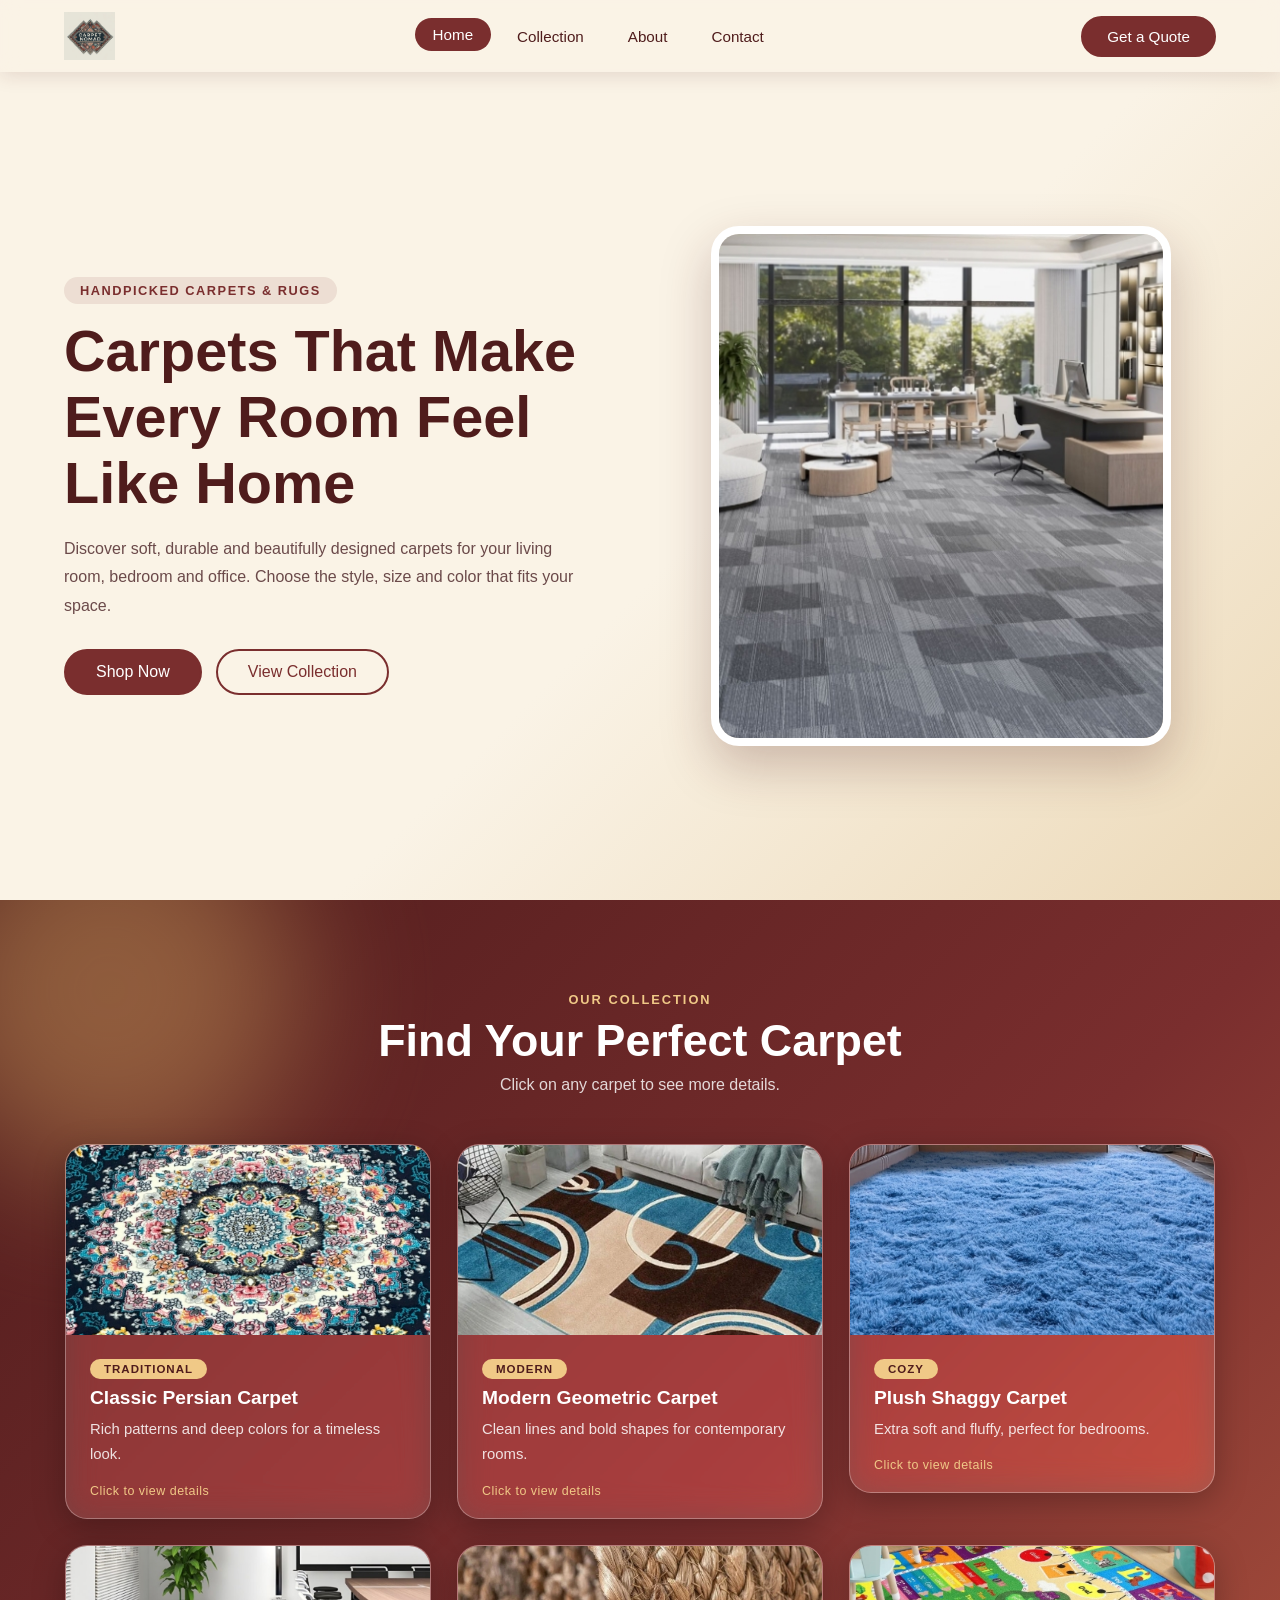
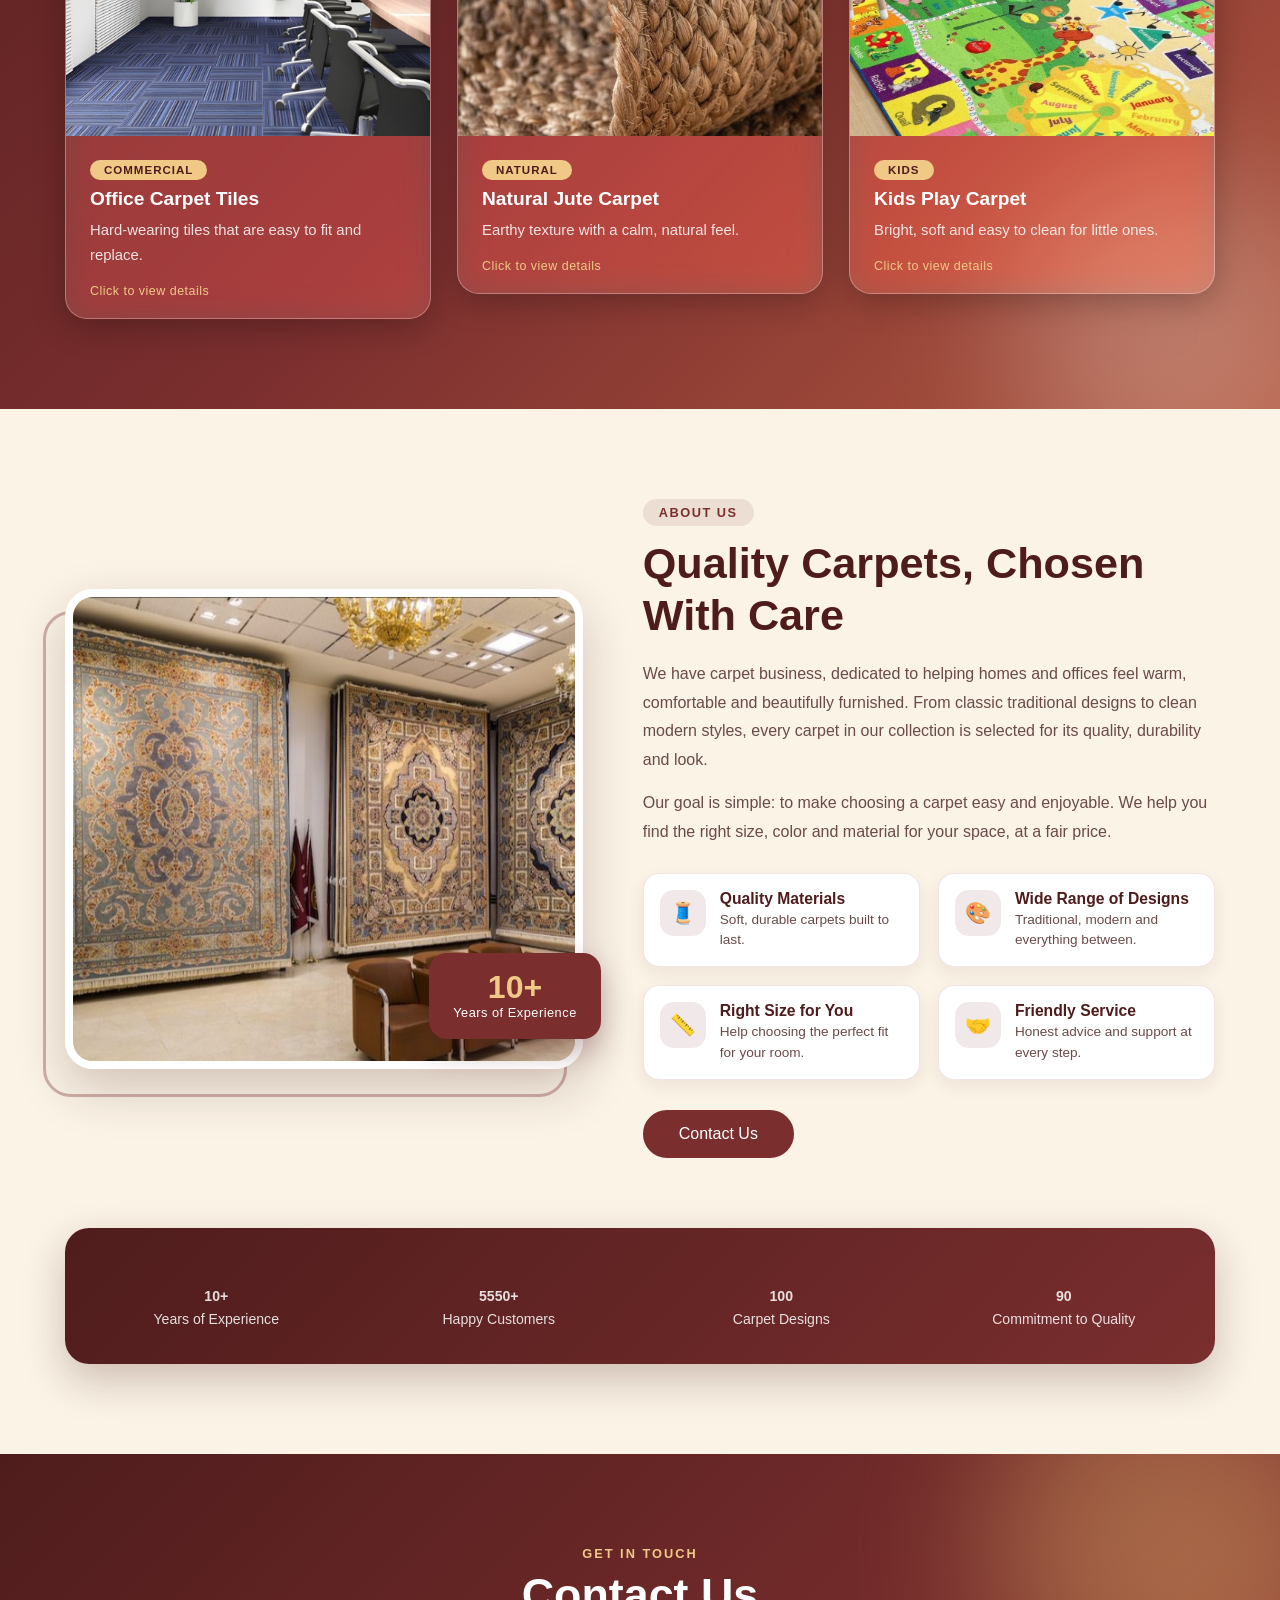
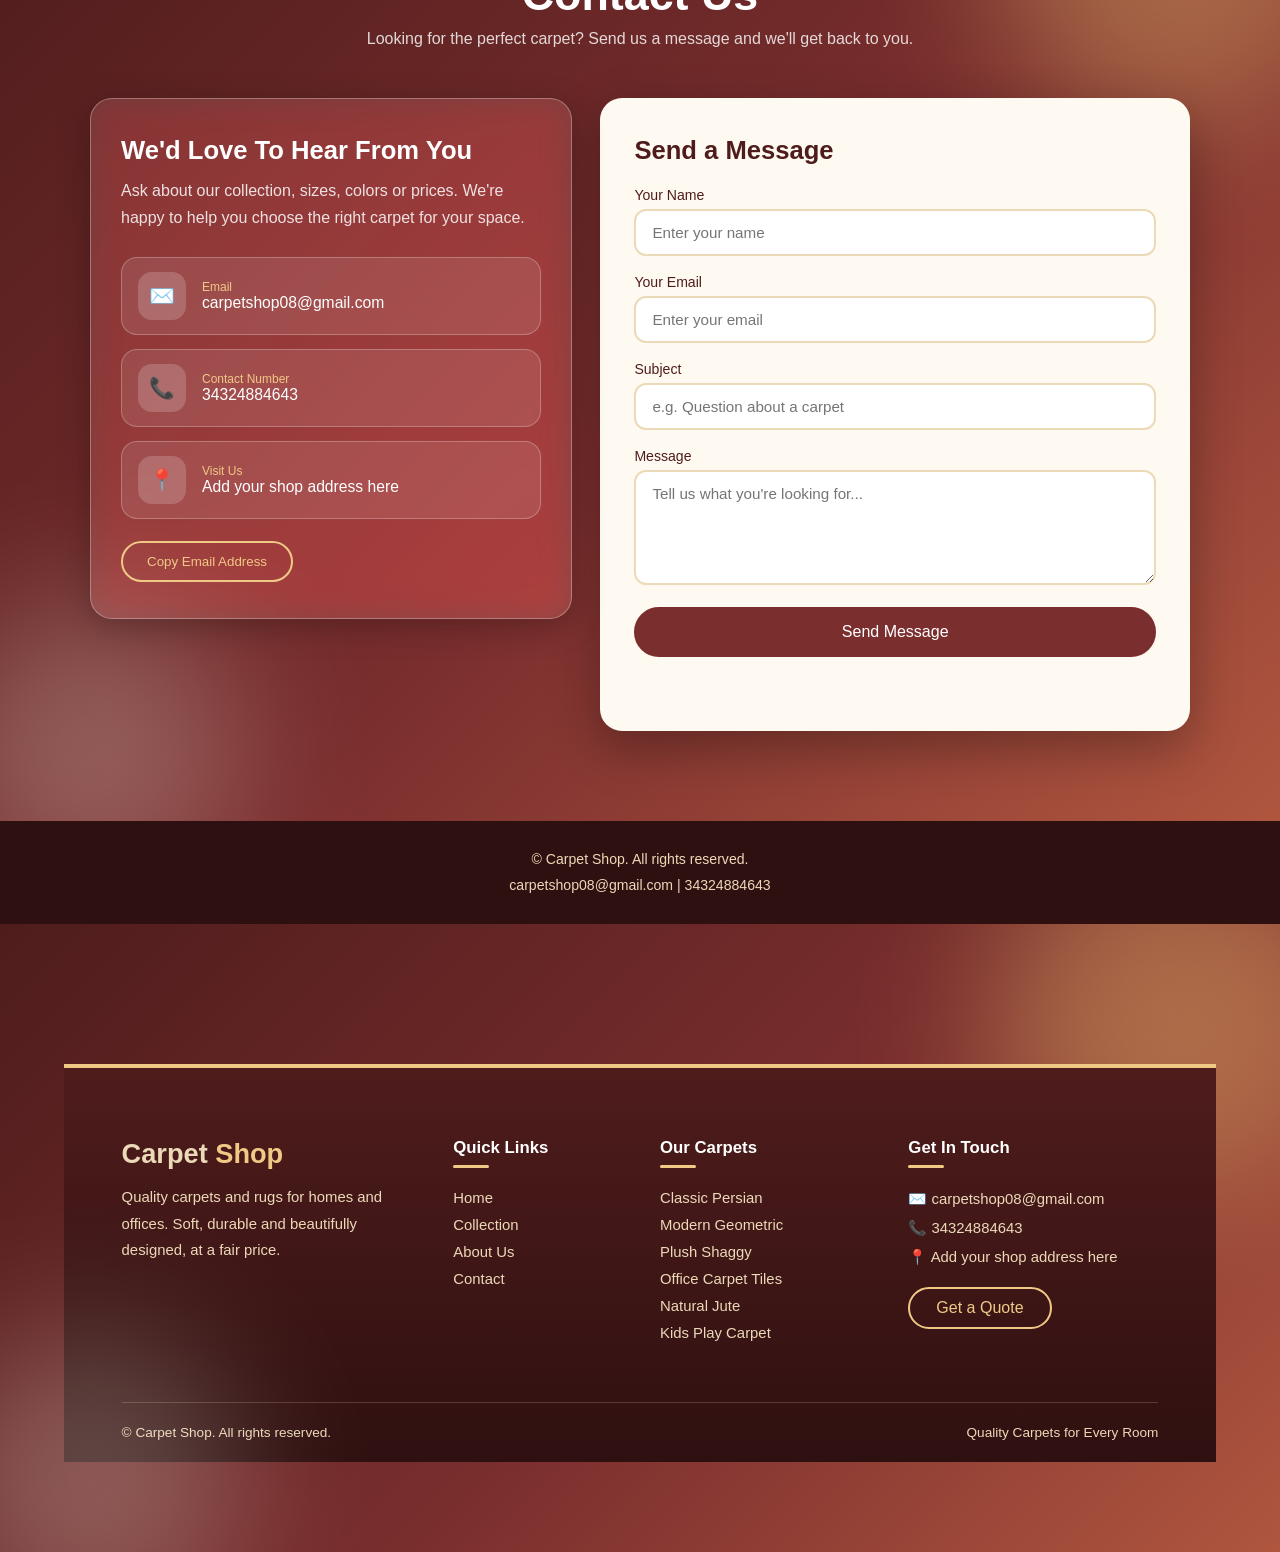
<file: index.html>
<!doctype html>
<html lang="en">
<head>
  <meta charset="UTF-8">
  <meta name="viewport" content="width=device-width, initial-scale=1.0">
  <title>Carpet Shop</title>
  <link rel="stylesheet" href="data.css">
</head>
<body>

  <!-- NAVBAR -->
  <header class="navbar">
    <a href="#home" class="logo">
      <img src="logo.jpeg" alt="Logo">
    </a>

    <nav id="nav">
      <ul class="nav-links">
        <li><a href="#home" class="active">Home</a></li>
        <li><a href="#collection">Collection</a></li>
        <li><a href="#about">About</a></li>
        <li><a href="#contact">Contact</a></li>
      </ul>
    </nav>

    <a href="#contact" class="nav-btn">Get a Quote</a>
    <button class="menu-btn" id="menuBtn" aria-label="Toggle menu">&#9776;</button>
  </header>

  <!-- HERO SECTION -->
  <section class="hero" id="home">
    <div class="hero-text">
      <span class="hero-tag">Handpicked Carpets &amp; Rugs</span>
      <h1>Carpets That Make Every Room Feel Like Home</h1>
      <p>
        Discover soft, durable and beautifully designed carpets for your living room,
        bedroom and office. Choose the style, size and color that fits your space.
      </p>
      <div class="hero-buttons">
        <a href="#collection" class="btn btn-fill">Shop Now</a>
        <a href="#collection" class="btn btn-line">View Collection</a>
      </div>
    </div>

    <div class="hero-image">
      <img src="pictur.jpeg" alt="Beautiful carpet in a living room">
    </div>
  </section>

  <script>
    const menuBtn = document.getElementById("menuBtn");
    const nav = document.getElementById("nav");

    menuBtn.addEventListener("click", () => nav.classList.toggle("open"));

    nav.querySelectorAll("a").forEach(link =>
      link.addEventListener("click", () => nav.classList.remove("open"))
    );
  </script>

  <!-- COLLECTION SECTION -->
<section class="collection" id="collection">
  <div class="col-head">
    <span class="col-tag">Our Collection</span>
    <h2>Find Your Perfect Carpet</h2>
    <p>Click on any carpet to see more details.</p>
  </div>

  <div class="col-grid">

    <div class="col-card" role="button" tabindex="0" aria-expanded="false">
      <div class="col-img">
        <img src="./persian.jpeg" alt="Classic Persian Carpet">
      </div>
      <div class="col-body">
        <span class="col-type">Traditional</span>
        <h3>Classic Persian Carpet</h3>
        <p class="col-short">Rich patterns and deep colors for a timeless look.</p>
        <div class="col-details">
          <ul>
            <li>Material: Soft wool-blend pile</li>
            <li>Sizes: Small, medium and large</li>
            <li>Colors: Maroon, gold, cream</li>
            <li>Best for: Living rooms and guest rooms</li>
          </ul>
          <a href="#contact" class="col-enquire">Enquire Now</a>
        </div>
        <span class="col-hint"><span class="hint-closed">Click to view details</span><span class="hint-open">Click to close</span></span>
      </div>
    </div>

    <div class="col-card" role="button" tabindex="0" aria-expanded="false">
      <div class="col-img">
        <img src="./geomatric.jpeg" alt="Modern Geometric Carpet">
      </div>
      <div class="col-body">
        <span class="col-type">Modern</span>
        <h3>Modern Geometric Carpet</h3>
        <p class="col-short">Clean lines and bold shapes for contemporary rooms.</p>
        <div class="col-details">
          <ul>
            <li>Material: Durable polypropylene</li>
            <li>Sizes: Small, medium and large</li>
            <li>Colors: Grey, beige, charcoal</li>
            <li>Best for: Modern apartments and offices</li>
          </ul>
          <a href="#contact" class="col-enquire">Enquire Now</a>
        </div>
        <span class="col-hint"><span class="hint-closed">Click to view details</span><span class="hint-open">Click to close</span></span>
      </div>
    </div>

    <div class="col-card" role="button" tabindex="0" aria-expanded="false">
      <div class="col-img">
        <img src="./plush shaggy.jpeg" alt="Plush Shaggy Carpet">
      </div>
      <div class="col-body">
        <span class="col-type">Cozy</span>
        <h3>Plush Shaggy Carpet</h3>
        <p class="col-short">Extra soft and fluffy, perfect for bedrooms.</p>
        <div class="col-details">
          <ul>
            <li>Material: Thick, soft microfiber</li>
            <li>Sizes: Round and rectangular</li>
            <li>Colors: Ivory, blush, sand</li>
            <li>Best for: Bedrooms and reading corners</li>
          </ul>
          <a href="#contact" class="col-enquire">Enquire Now</a>
        </div>
        <span class="col-hint"><span class="hint-closed">Click to view details</span><span class="hint-open">Click to close</span></span>
      </div>
    </div>

    <div class="col-card" role="button" tabindex="0" aria-expanded="false">
      <div class="col-img">
        <img src="./office.jpeg" alt="Office Carpet Tiles">
      </div>
      <div class="col-body">
        <span class="col-type">Commercial</span>
        <h3>Office Carpet Tiles</h3>
        <p class="col-short">Hard-wearing tiles that are easy to fit and replace.</p>
        <div class="col-details">
          <ul>
            <li>Material: Dense, stain-resistant fiber</li>
            <li>Format: Square tiles, easy to replace</li>
            <li>Colors: Grey, navy, brown</li>
            <li>Best for: Offices, shops and showrooms</li>
          </ul>
          <a href="#contact" class="col-enquire">Enquire Now</a>
        </div>
        <span class="col-hint"><span class="hint-closed">Click to view details</span><span class="hint-open">Click to close</span></span>
      </div>
    </div>

    <div class="col-card" role="button" tabindex="0" aria-expanded="false">
      <div class="col-img">
        <img src="./natural jute.jpeg" alt="Natural Jute Carpet">
      </div>
      <div class="col-body">
        <span class="col-type">Natural</span>
        <h3>Natural Jute Carpet</h3>
        <p class="col-short">Earthy texture with a calm, natural feel.</p>
        <div class="col-details">
          <ul>
            <li>Material: Woven natural jute</li>
            <li>Sizes: Small, medium and large</li>
            <li>Colors: Natural tan and light brown</li>
            <li>Best for: Dining rooms and hallways</li>
          </ul>
          <a href="#contact" class="col-enquire">Enquire Now</a>
        </div>
        <span class="col-hint"><span class="hint-closed">Click to view details</span><span class="hint-open">Click to close</span></span>
      </div>
    </div>

    <div class="col-card" role="button" tabindex="0" aria-expanded="false">
      <div class="col-img">
        <img src="./kids play.jpeg" alt="Kids Play Carpet">
      </div>
      <div class="col-body">
        <span class="col-type">Kids</span>
        <h3>Kids Play Carpet</h3>
        <p class="col-short">Bright, soft and easy to clean for little ones.</p>
        <div class="col-details">
          <ul>
            <li>Material: Soft, washable fabric</li>
            <li>Sizes: Medium and large play mats</li>
            <li>Colors: Bright multi-color designs</li>
            <li>Best for: Kids' rooms and play areas</li>
          </ul>
          <a href="#contact" class="col-enquire">Enquire Now</a>
        </div>
        <span class="col-hint"><span class="hint-closed">Click to view details</span><span class="hint-open">Click to close</span></span>
      </div>
    </div>

  </div>
    


  </div>
</section>

<!-- ABOUT SECTION -->
<section class="about" id="about">

  <div class="about-wrap">

    <!-- Image side -->
    <div class="about-visual">
      <div class="about-img">
        <img src="./about.jpeg" alt="Our carpet showroom">
      </div>
      <div class="about-badge">
        <strong>10+</strong>
        <span>Years of Experience</span>
      </div>
    </div>

    <!-- Text side -->
    <div class="about-text">
      <span class="about-tag">About Us</span>
      <h2>Quality Carpets, Chosen With Care</h2>
      <p>
        We have carpet business, dedicated to helping homes and offices feel warm,
        comfortable and beautifully furnished. From classic traditional designs to
        clean modern styles, every carpet in our collection is selected for its
        quality, durability and look.
      </p>
      <p>
        Our goal is simple: to make choosing a carpet easy and enjoyable. We help you
        find the right size, color and material for your space, at a fair price.
      </p>

      <ul class="about-points">
        <li>
          <span class="ap-icon">🧵</span>
          <div>
            <h4>Quality Materials</h4>
            <p>Soft, durable carpets built to last.</p>
          </div>
        </li>
        <li>
          <span class="ap-icon">🎨</span>
          <div>
            <h4>Wide Range of Designs</h4>
            <p>Traditional, modern and everything between.</p>
          </div>
        </li>
        <li>
          <span class="ap-icon">📏</span>
          <div>
            <h4>Right Size for You</h4>
            <p>Help choosing the perfect fit for your room.</p>
          </div>
        </li>
        <li>
          <span class="ap-icon">🤝</span>
          <div>
            <h4>Friendly Service</h4>
            <p>Honest advice and support at every step.</p>
          </div>
        </li>
      </ul>

      <a href="#contact" class="about-btn">Contact Us</a>
    </div>
  </div>

  <!-- Stats -->
  <div class="about-stats">
    <div class="stat">
      <strong><span class="count" data-count="9years" data-suffix="+">10+</span></strong>
      <span>Years of Experience</span>
    </div>
    <div class="stat">
      <strong><span class="count" data-count="5550 customers" data-suffix="+">5550+</span></strong>
      <span>Happy Customers</span>
    </div>
    <div class="stat">
      <strong><span class="count" data-count="100" data-suffix="+">100</span></strong>
      <span>Carpet Designs</span>
    </div>
    <div class="stat">
      <strong><span class="count" data-count="100" data-suffix="%">90</span></strong>
      <span>Commitment to Quality</span>
    </div>
  </div>

</section> 

<!-- CONTACT SECTION -->
<section class="ct" id="contact">
  <div class="ct-head">
    <span class="ct-tag">Get In Touch</span>
    <h2>Contact Us</h2>
    <p>Looking for the perfect carpet? Send us a message and we'll get back to you.</p>
  </div>

  <div class="ct-wrap">

    <!-- Contact details -->
    <div class="ct-info">
      <h3>We'd Love To Hear From You</h3>
      <p class="ct-intro">
        Ask about our collection, sizes, colors or prices. We're happy to help you
        choose the right carpet for your space.
      </p>

      <a href="mailto:carpetshop08@gmail.com" class="ct-card">
        <span class="ct-icon">✉️</span>
        <span class="ct-text">
          <small>Email</small>
          <strong>carpetshop08@gmail.com</strong>
        </span>
      </a>

      <a href="tel:34324884643" class="ct-card">
        <span class="ct-icon">📞</span>
        <span class="ct-text">
          <small>Contact Number</small>
          <strong>34324884643</strong>
        </span>
      </a>

      <div class="ct-card ct-static">
        <span class="ct-icon">📍</span>
        <span class="ct-text">
          <small>Visit Us</small>
          <strong>Add your shop address here</strong>
        </span>
      </div>

      <button type="button" class="ct-copy" id="ctCopy">Copy Email Address</button>
    </div>

    <!-- Contact form -->
    <form class="ct-form" id="ctForm" novalidate>
      <h3>Send a Message</h3>

      <div class="ct-field">
        <label for="ctName">Your Name</label>
        <input type="text" id="ctName" placeholder="Enter your name" required>
      </div>

      <div class="ct-field">
        <label for="ctEmail">Your Email</label>
        <input type="email" id="ctEmail" placeholder="Enter your email" required>
      </div>

      <div class="ct-field">
        <label for="ctSubject">Subject</label>
        <input type="text" id="ctSubject" placeholder="e.g. Question about a carpet">
      </div>

      <div class="ct-field">
        <label for="ctMessage">Message</label>
        <textarea id="ctMessage" rows="5" placeholder="Tell us what you're looking for..." required></textarea>
      </div>

      <button type="submit" class="ct-send">Send Message</button>
      <p class="ct-status" id="ctStatus" role="status"></p>
    </form>
  </div>
</section>

<!-- FOOTER -->
<footer class="shop-footer">
  <p>&copy; <span id="ctYear"></span> Carpet Shop. All rights reserved.</p>
  <p>carpetshop08@gmail.com | 34324884643</p>
</footer><!-- CONTACT SECTION -->
<section class="ct" id="contact">
  <div class="ct-head">
   
  </div>

  
</footer> 
<!-- FOOTER -->
<footer class="site-footer">
  <div class="sf-wrap">

    <div class="sf-col sf-brand">
      <a href="#home" class="sf-logo">Carpet <span>Shop</span></a>
      <p>
        Quality carpets and rugs for homes and offices. Soft, durable and
        beautifully designed, at a fair price.
      </p>
    </div>

    <div class="sf-col">
      <h4>Quick Links</h4>
      <ul>
        <li><a href="#home">Home</a></li>
        <li><a href="#collection">Collection</a></li>
        <li><a href="#about">About Us</a></li>
        <li><a href="#contact">Contact</a></li>
      </ul>
    </div>

    <div class="sf-col">
      <h4>Our Carpets</h4>
      <ul>
        <li><a href="#collection">Classic Persian</a></li>
        <li><a href="#collection">Modern Geometric</a></li>
        <li><a href="#collection">Plush Shaggy</a></li>
        <li><a href="#collection">Office Carpet Tiles</a></li>
        <li><a href="#collection">Natural Jute</a></li>
        <li><a href="#collection">Kids Play Carpet</a></li>
      </ul>
    </div>

    <div class="sf-col">
      <h4>Get In Touch</h4>
      <ul class="sf-contact">
        <li><a href="mailto:carpetshop08@gmail.com">✉️ carpetshop08@gmail.com</a></li>
        <li><a href="tel:34324884643">📞 34324884643</a></li>
        <li><span>📍 Add your shop address here</span></li>
      </ul>
      <a href="#contact" class="sf-btn">Get a Quote</a>
    </div>

  </div>

  <div class="sf-bottom">
    <p>&copy; <span id="ctYear"></span> Carpet Shop. All rights reserved.</p>
    <p>Quality Carpets for Every Room</p>
  </div>

  <button class="sf-top" id="sfTop" aria-label="Back to top">&#8593;</button>
</footer>

</body>
</html>
</file>
<file: data.css>
:root {
  --maroon: #7a2e2e;
  --maroon-dark: #4f1c1c;
  --cream: #faf3e6;
  --sand: #ecd9b8;
  --white: #ffffff;
}

* {
  margin: 0;
  padding: 0;
  box-sizing: border-box;
}

body {
  font-family: "Poppins", "Segoe UI", Arial, sans-serif;
  background: var(--cream);
  color: var(--maroon-dark);
}

/* ===== NAVBAR ===== */
.navbar {
  position: sticky;
  top: 0;
  z-index: 1000;
  height: 72px;
  padding: 0 5%;
  display: flex;
  align-items: center;
  justify-content: space-between;
  background: rgba(250, 243, 230, 0.93);
  backdrop-filter: blur(10px);
  box-shadow: 0 4px 18px rgba(79, 28, 28, 0.12);
}

.logo img {
  height: 48px;
  width: auto;
  display: block;
}

.nav-links {
  display: flex;
  align-items: center;
  gap: 8px;
  list-style: none;
}

.nav-links a {
  display: block;
  padding: 8px 18px;
  border-radius: 50px;
  color: var(--maroon-dark);
  text-decoration: none;
  font-weight: 500;
  font-size: 0.95rem;
  transition: background 0.3s ease, color 0.3s ease, transform 0.3s ease;
}

.nav-links a:hover,
.nav-links a.active {
  background: var(--maroon);
  color: var(--white);
  transform: translateY(-2px);
}

.nav-btn {
  padding: 10px 24px;
  border-radius: 50px;
  background: var(--maroon);
  color: var(--white);
  text-decoration: none;
  font-weight: 500;
  font-size: 0.95rem;
  border: 2px solid var(--maroon);
  transition: background 0.3s ease, color 0.3s ease, transform 0.3s ease;
}

.nav-btn:hover {
  background: transparent;
  color: var(--maroon);
  transform: translateY(-2px);
}

.menu-btn {
  display: none;
  background: none;
  border: none;
  font-size: 1.8rem;
  color: var(--maroon-dark);
  cursor: pointer;
}

/* ===== HERO ===== */
.hero {
  min-height: calc(100vh - 72px);
  padding: 60px 5%;
  display: flex;
  align-items: center;
  justify-content: space-between;
  gap: 50px;
  background: linear-gradient(135deg, var(--cream) 55%, var(--sand) 100%);
}

.hero-text {
  flex: 1;
}

.hero-tag {
  display: inline-block;
  margin-bottom: 14px;
  padding: 6px 16px;
  border-radius: 50px;
  font-size: 0.8rem;
  font-weight: 600;
  letter-spacing: 1.5px;
  text-transform: uppercase;
  color: var(--maroon);
  background: rgba(122, 46, 46, 0.1);
}

.hero-text h1 {
  font-size: clamp(2.2rem, 5vw, 3.6rem);
  line-height: 1.15;
  color: var(--maroon-dark);
  margin-bottom: 18px;
}

.hero-text p {
  max-width: 520px;
  line-height: 1.8;
  color: #6b4a4a;
  margin-bottom: 28px;
}

.hero-buttons {
  display: flex;
  flex-wrap: wrap;
  gap: 14px;
}

.btn {
  padding: 12px 30px;
  border-radius: 50px;
  text-decoration: none;
  font-weight: 500;
  border: 2px solid var(--maroon);
  cursor: pointer;
  transition: background 0.3s ease, color 0.3s ease, transform 0.3s ease;
}

.btn-fill {
  background: var(--maroon);
  color: var(--white);
}

.btn-line {
  background: transparent;
  color: var(--maroon);
}

.btn:hover {
  transform: translateY(-3px);
}

.btn-fill:hover {
  background: transparent;
  color: var(--maroon);
}

.btn-line:hover {
  background: var(--maroon);
  color: var(--white);
}

/* Image on the right */
.hero-image {
  flex: 1;
  display: flex;
  justify-content: center;
}

.hero-image img {
  width: min(460px, 90vw);
  height: min(520px, 100vw);
  object-fit: cover;
  border-radius: 28px;
  border: 8px solid var(--white);
  background: var(--sand);
  box-shadow: 0 20px 50px rgba(79, 28, 28, 0.25);
}

/* ===== PHONE ===== */
@media (max-width: 768px) {
  .menu-btn {
    display: block;
  }

  .nav-btn {
    display: none;
  }

  nav {
    position: absolute;
    top: 72px;
    left: 0;
    width: 100%;
    background: var(--cream);
    max-height: 0;
    overflow: hidden;
    transition: max-height 0.4s ease;
    box-shadow: 0 10px 18px rgba(79, 28, 28, 0.12);
  }

  nav.open {
    max-height: 400px;
  }

  .nav-links {
    flex-direction: column;
    align-items: stretch;
    gap: 4px;
    padding: 16px 5%;
  }

  .nav-links a {
    text-align: center;
    padding: 12px;
  }

  .hero {
    flex-direction: column-reverse;
    text-align: center;
    padding-top: 40px;
    gap: 30px;
  }

  .hero-text p {
    margin-left: auto;
    margin-right: auto;
  }

  .hero-buttons {
    justify-content: center;
  }

  .hero-image img {
    height: 340px;
  }
}
/* ===== COLLECTION SECTION (Glassmorphism) ===== */
.collection {
  position: relative;
  overflow: hidden;
  padding: 90px 5%;
  background: linear-gradient(135deg, #4f1c1c 0%, #7a2e2e 55%, #b0563f 100%);
}

/* Glowing shapes behind the glass so the blur is visible */
.collection::before,
.collection::after {
  content: "";
  position: absolute;
  border-radius: 50%;
  filter: blur(70px);
  z-index: 0;
}

.collection::before {
  width: 380px;
  height: 380px;
  background: #e6b86a;
  opacity: 0.4;
  top: -100px;
  left: -80px;
}

.collection::after {
  width: 330px;
  height: 330px;
  background: #faf3e6;
  opacity: 0.25;
  bottom: -90px;
  right: -60px;
}

.col-head,
.col-grid {
  position: relative;
  z-index: 1;
}

.col-head {
  text-align: center;
  color: #fff;
  margin-bottom: 50px;
}

.col-tag {
  display: inline-block;
  margin-bottom: 8px;
  font-size: 0.8rem;
  font-weight: 600;
  letter-spacing: 2px;
  text-transform: uppercase;
  color: #f0c987;
}

.col-head h2 {
  font-size: clamp(2rem, 4vw, 2.8rem);
  margin-bottom: 10px;
}

.col-head p {
  color: rgba(255, 255, 255, 0.82);
}

.col-grid {
  max-width: 1150px;
  margin: 0 auto;
  display: grid;
  grid-template-columns: repeat(3, 1fr);
  grid-auto-flow: dense;
  gap: 26px;
  align-items: start;
}

/* The glass card */
.col-card {
  cursor: pointer;                         /* pointing hand, not an arrow */
  overflow: hidden;
  border-radius: 22px;
  color: #fff;
  background: rgba(255, 255, 255, 0.12);
  backdrop-filter: blur(16px) saturate(160%);
  -webkit-backdrop-filter: blur(16px) saturate(160%);
  border: 1px solid rgba(255, 255, 255, 0.3);
  box-shadow: 0 8px 32px rgba(0, 0, 0, 0.25);
  transition: transform 0.35s ease, background 0.35s ease,
              box-shadow 0.35s ease, border-color 0.35s ease;
}

.col-card:hover {
  transform: translateY(-6px);
  background: rgba(255, 255, 255, 0.2);
  border-color: rgba(255, 255, 255, 0.5);
}

.col-card:focus-visible {
  outline: 3px solid #f0c987;
  outline-offset: 3px;
}

/* Image area: pattern shows until you add a src */
.col-img {
  height: 190px;
  overflow: hidden;
  background:
    repeating-linear-gradient(45deg,
      rgba(255, 255, 255, 0.14) 0 12px,
      rgba(255, 255, 255, 0.04) 12px 24px),
    linear-gradient(135deg, #b0563f, #e6b86a);
  transition: height 0.4s ease;
}

.col-img img {
  width: 100%;
  height: 100%;
  object-fit: cover;
  display: block;
  transition: transform 0.5s ease;
}

/* hide the broken-image icon while src is blank */
.col-img img:not([src]),
.col-img img[src=""] {
  display: none;
}

.col-card:hover .col-img img {
  transform: scale(1.06);
}

.col-body {
  padding: 24px 24px 20px;
}

.col-type {
  display: inline-block;
  margin-bottom: 8px;
  padding: 4px 14px;
  border-radius: 50px;
  font-size: 0.72rem;
  font-weight: 600;
  letter-spacing: 1px;
  text-transform: uppercase;
  color: #4f1c1c;
  background: #f0c987;
}

.col-body h3 {
  font-size: 1.2rem;
  margin-bottom: 8px;
  transition: font-size 0.35s ease;
}

.col-short {
  font-size: 0.93rem;
  line-height: 1.7;
  color: rgba(255, 255, 255, 0.85);
}

/* Hidden details, revealed when the card is opened */
.col-details {
  max-height: 0;
  opacity: 0;
  overflow: hidden;
  transition: max-height 0.5s ease, opacity 0.4s ease, margin 0.4s ease;
}

.col-details ul {
  list-style: none;
  padding: 0;
}

.col-details li {
  position: relative;
  padding-left: 26px;
  margin-bottom: 9px;
  font-size: 0.93rem;
  line-height: 1.6;
}

.col-details li::before {
  content: "✔";
  position: absolute;
  left: 0;
  color: #f0c987;
  font-weight: 700;
}

.col-enquire {
  display: inline-block;
  margin-top: 10px;
  padding: 10px 26px;
  border-radius: 50px;
  border: 2px solid #f0c987;
  background: #f0c987;
  color: #4f1c1c;
  font-weight: 600;
  font-size: 0.9rem;
  text-decoration: none;
  cursor: pointer;
  transition: background 0.3s ease, color 0.3s ease, transform 0.3s ease;
}

.col-enquire:hover {
  background: transparent;
  color: #f0c987;
  transform: translateY(-3px);
}

.col-hint {
  display: block;
  margin-top: 16px;
  font-size: 0.78rem;
  letter-spacing: 0.5px;
  color: #f0c987;
}

.hint-open {
  display: none;
}

/* ===== Opened (larger) card ===== */
.col-card.active {
  grid-column: span 2;                     /* wider than the other cards */
  background: rgba(255, 255, 255, 0.24);
  border-color: rgba(255, 255, 255, 0.6);
  box-shadow: 0 18px 50px rgba(0, 0, 0, 0.35);
  transform: none;
  animation: colPop 0.45s ease;
}

.col-card.active .col-img {
  height: 290px;
}

.col-card.active .col-body {
  padding: 32px 36px 26px;
}

.col-card.active h3 {
  font-size: 1.7rem;
}

.col-card.active .col-short {
  font-size: 1.02rem;
}

.col-card.active .col-details {
  max-height: 420px;
  opacity: 1;
  margin-top: 18px;
}

.col-card.active .hint-closed {
  display: none;
}

.col-card.active .hint-open {
  display: inline;
}

@keyframes colPop {
  0%   { transform: scale(0.96); }
  100% { transform: scale(1); }
}

/* ===== Responsive ===== */
@media (max-width: 900px) {
  .col-grid {
    grid-template-columns: repeat(2, 1fr);
  }
}

@media (max-width: 600px) {
  .collection {
    padding: 70px 5%;
  }

  .col-grid {
    grid-template-columns: 1fr;
  }

  .col-card.active {
    grid-column: span 1;
  }

  .col-card.active .col-img {
    height: 230px;
  }

  .col-card.active .col-body {
    padding: 26px 22px 22px;
  }
}

@media (prefers-reduced-motion: reduce) {
  .col-card, .col-details, .col-img, .col-img img {
    transition: none;
  }

  .col-card.active {
    animation: none;
  }
}
/* ===== ABOUT SECTION ===== */
.about {
  padding: 90px 5%;
  background: var(--cream);
}

.about-wrap {
  max-width: 1150px;
  margin: 0 auto;
  display: grid;
  grid-template-columns: 0.95fr 1.05fr;
  gap: 60px;
  align-items: center;
}

/* Image side */
.about-visual {
  position: relative;
}

/* offset frame behind the photo */
.about-visual::before {
  content: "";
  position: absolute;
  top: 22px;
  left: -22px;
  width: 100%;
  height: 100%;
  border: 3px solid var(--maroon);
  border-radius: 28px;
  opacity: 0.35;
  z-index: 0;
}

.about-img {
  position: relative;
  z-index: 1;
  height: 480px;
  border-radius: 28px;
  overflow: hidden;
  border: 8px solid var(--white);
  box-shadow: 0 20px 50px rgba(79, 28, 28, 0.22);
  background:
    repeating-linear-gradient(45deg,
      rgba(255, 255, 255, 0.35) 0 12px,
      rgba(255, 255, 255, 0.1) 12px 24px),
    linear-gradient(135deg, var(--sand), #d9a77c);
}

.about-img img {
  width: 100%;
  height: 100%;
  object-fit: cover;
  display: block;
}

/* hide the broken-image icon while src is blank */
.about-img img:not([src]),
.about-img img[src=""] {
  display: none;
}

.about-badge {
  position: absolute;
  z-index: 2;
  right: -18px;
  bottom: 30px;
  padding: 18px 24px;
  border-radius: 18px;
  text-align: center;
  background: var(--maroon);
  color: var(--white);
  box-shadow: 0 12px 30px rgba(79, 28, 28, 0.35);
  animation: aboutFloat 5s ease-in-out infinite;
}

.about-badge strong {
  display: block;
  font-size: 2rem;
  line-height: 1;
  color: #f0c987;
}

.about-badge span {
  font-size: 0.8rem;
  letter-spacing: 0.5px;
}

@keyframes aboutFloat {
  0%, 100% { transform: translateY(0); }
  50%      { transform: translateY(-10px); }
}

/* Text side */
.about-tag {
  display: inline-block;
  margin-bottom: 12px;
  padding: 6px 16px;
  border-radius: 50px;
  font-size: 0.8rem;
  font-weight: 600;
  letter-spacing: 1.5px;
  text-transform: uppercase;
  color: var(--maroon);
  background: rgba(122, 46, 46, 0.1);
}

.about-text h2 {
  font-size: clamp(2rem, 4vw, 2.7rem);
  line-height: 1.2;
  color: var(--maroon-dark);
  margin-bottom: 18px;
}

.about-text > p {
  line-height: 1.8;
  color: #6b4a4a;
  margin-bottom: 14px;
}

.about-points {
  list-style: none;
  padding: 0;
  margin: 26px 0 30px;
  display: grid;
  grid-template-columns: repeat(2, 1fr);
  gap: 18px;
}

.about-points li {
  display: flex;
  gap: 14px;
  align-items: flex-start;
  padding: 16px;
  border-radius: 16px;
  background: var(--white);
  border: 1px solid rgba(122, 46, 46, 0.12);
  box-shadow: 0 6px 18px rgba(79, 28, 28, 0.07);
  transition: transform 0.3s ease, box-shadow 0.3s ease;
}

.about-points li:hover {
  transform: translateY(-5px);
  box-shadow: 0 12px 28px rgba(79, 28, 28, 0.15);
}

.ap-icon {
  width: 46px;
  height: 46px;
  flex-shrink: 0;
  display: grid;
  place-items: center;
  font-size: 1.3rem;
  border-radius: 14px;
  background: rgba(122, 46, 46, 0.1);
}

.about-points h4 {
  font-size: 0.98rem;
  color: var(--maroon-dark);
  margin-bottom: 2px;
}

.about-points p {
  font-size: 0.85rem;
  line-height: 1.5;
  color: #6b4a4a;
}

.about-btn {
  display: inline-block;
  padding: 13px 34px;
  border-radius: 50px;
  border: 2px solid var(--maroon);
  background: var(--maroon);
  color: var(--white);
  font-weight: 500;
  text-decoration: none;
  cursor: pointer;
  transition: background 0.3s ease, color 0.3s ease, transform 0.3s ease;
}

.about-btn:hover {
  background: transparent;
  color: var(--maroon);
  transform: translateY(-3px);
}

/* Stats band */
.about-stats {
  max-width: 1150px;
  margin: 70px auto 0;
  padding: 36px 20px;
  display: grid;
  grid-template-columns: repeat(4, 1fr);
  gap: 20px;
  border-radius: 24px;
  text-align: center;
  background: linear-gradient(135deg, var(--maroon-dark), var(--maroon));
  box-shadow: 0 16px 40px rgba(79, 28, 28, 0.25);
}

.stat strong {
  display: block;
  font-size: clamp(1.9rem, 4vw, 2.6rem);
  line-height: 1.1;
  color: #f0c987;
}

.stat span {
  font-size: 0.88rem;
  color: rgba(255, 255, 255, 0.85);
}

/* Responsive */
@media (max-width: 900px) {
  .about-wrap {
    grid-template-columns: 1fr;
    gap: 50px;
  }

  .about-img {
    height: 400px;
  }

  .about-badge {
    right: 10px;
  }

  .about-visual::before {
    left: -12px;
  }

  .about-stats {
    grid-template-columns: repeat(2, 1fr);
    gap: 28px 20px;
  }
}

@media (max-width: 560px) {
  .about {
    padding: 70px 5%;
  }

  .about-img {
    height: 320px;
  }

  .about-points {
    grid-template-columns: 1fr;
  }
}

@media (prefers-reduced-motion: reduce) {
  .about-badge {
    animation: none;
  }

  .about-points li,
  .about-btn {
    transition: none;
  }
}

/* ===== CONTACT SECTION ===== */
.ct {
  position: relative;
  overflow: hidden;
  padding: 90px 5%;
  background: linear-gradient(135deg, #4f1c1c 0%, #7a2e2e 55%, #b0563f 100%);
}

.ct::before,
.ct::after {
  content: "";
  position: absolute;
  border-radius: 50%;
  filter: blur(70px);
  z-index: 0;
}

.ct::before {
  width: 360px;
  height: 360px;
  background: #e6b86a;
  opacity: 0.4;
  top: -90px;
  right: -70px;
}

.ct::after {
  width: 300px;
  height: 300px;
  background: #faf3e6;
  opacity: 0.25;
  bottom: -80px;
  left: -60px;
}

.ct-head,
.ct-wrap {
  position: relative;
  z-index: 1;
}

.ct-head {
  text-align: center;
  color: #fff;
  margin-bottom: 50px;
}

.ct-tag {
  display: inline-block;
  margin-bottom: 8px;
  font-size: 0.8rem;
  font-weight: 600;
  letter-spacing: 2px;
  text-transform: uppercase;
  color: #f0c987;
}

.ct-head h2 {
  font-size: clamp(2rem, 4vw, 2.8rem);
  margin-bottom: 10px;
}

.ct-head p {
  color: rgba(255, 255, 255, 0.82);
}

.ct-wrap {
  max-width: 1100px;
  margin: 0 auto;
  display: grid;
  grid-template-columns: 0.9fr 1.1fr;
  gap: 28px;
  align-items: start;
}

/* Left: details (glass) */
.ct-info {
  padding: 36px 30px;
  border-radius: 22px;
  color: #fff;
  background: rgba(255, 255, 255, 0.12);
  backdrop-filter: blur(16px) saturate(160%);
  -webkit-backdrop-filter: blur(16px) saturate(160%);
  border: 1px solid rgba(255, 255, 255, 0.3);
  box-shadow: 0 8px 32px rgba(0, 0, 0, 0.25);
}

.ct-info h3 {
  font-size: 1.6rem;
  line-height: 1.25;
  margin-bottom: 10px;
}

.ct-intro {
  line-height: 1.7;
  color: rgba(255, 255, 255, 0.85);
  margin-bottom: 26px;
}

.ct-card {
  display: flex;
  align-items: center;
  gap: 16px;
  padding: 14px 16px;
  margin-bottom: 14px;
  border-radius: 16px;
  color: #fff;
  text-decoration: none;
  background: rgba(255, 255, 255, 0.1);
  border: 1px solid rgba(255, 255, 255, 0.25);
  cursor: pointer;
  transition: background 0.3s ease, transform 0.3s ease, border-color 0.3s ease;
}

.ct-card:hover {
  background: rgba(255, 255, 255, 0.22);
  border-color: rgba(255, 255, 255, 0.5);
  transform: translateX(6px);
}

.ct-static {
  cursor: default;
}

.ct-static:hover {
  transform: none;
  background: rgba(255, 255, 255, 0.1);
  border-color: rgba(255, 255, 255, 0.25);
}

.ct-icon {
  width: 48px;
  height: 48px;
  flex-shrink: 0;
  display: grid;
  place-items: center;
  font-size: 1.3rem;
  border-radius: 14px;
  background: rgba(255, 255, 255, 0.18);
}

.ct-text small {
  display: block;
  font-size: 0.75rem;
  color: #f0c987;
}

.ct-text strong {
  font-weight: 500;
  font-size: 0.98rem;
  word-break: break-all;
}

.ct-copy {
  margin-top: 8px;
  padding: 11px 24px;
  border-radius: 50px;
  border: 2px solid #f0c987;
  background: transparent;
  color: #f0c987;
  font-family: inherit;
  font-weight: 500;
  cursor: pointer;
  transition: background 0.3s ease, color 0.3s ease, transform 0.3s ease;
}

.ct-copy:hover {
  background: #f0c987;
  color: #4f1c1c;
  transform: translateY(-3px);
}

/* Right: form */
.ct-form {
  padding: 38px 34px;
  border-radius: 22px;
  background: #fffaf1;
  box-shadow: 0 18px 50px rgba(0, 0, 0, 0.3);
}

.ct-form h3 {
  font-size: 1.6rem;
  color: #4f1c1c;
  margin-bottom: 22px;
}

.ct-field {
  margin-bottom: 18px;
}

.ct-field label {
  display: block;
  margin-bottom: 6px;
  font-size: 0.88rem;
  font-weight: 500;
  color: #4f1c1c;
}

.ct-field input,
.ct-field textarea {
  width: 100%;
  padding: 13px 16px;
  border-radius: 12px;
  border: 2px solid #ecd9b8;
  background: #ffffff;
  font-family: inherit;
  font-size: 0.95rem;
  color: #4f1c1c;
  outline: none;
  transition: border-color 0.3s ease, box-shadow 0.3s ease;
}

.ct-field textarea {
  resize: vertical;
}

.ct-field input:focus,
.ct-field textarea:focus {
  border-color: #7a2e2e;
  box-shadow: 0 0 0 4px rgba(122, 46, 46, 0.15);
}

.ct-field.error input,
.ct-field.error textarea {
  border-color: #c0392b;
}

.ct-send {
  width: 100%;
  padding: 14px;
  border-radius: 50px;
  border: 2px solid #7a2e2e;
  background: #7a2e2e;
  color: #ffffff;
  font-family: inherit;
  font-size: 1rem;
  font-weight: 500;
  cursor: pointer;
  transition: background 0.3s ease, color 0.3s ease, transform 0.3s ease;
}

.ct-send:hover {
  background: transparent;
  color: #7a2e2e;
  transform: translateY(-3px);
}

.ct-status {
  min-height: 1.4rem;
  margin-top: 14px;
  text-align: center;
  font-size: 0.9rem;
  font-weight: 500;
}

.ct-status.ok  { color: #2e7d4f; }
.ct-status.bad { color: #c0392b; }

/* Footer */
.shop-footer {
  padding: 26px 5%;
  text-align: center;
  font-size: 0.88rem;
  line-height: 1.8;
  background: #2f1010;
  color: #ecd9b8;
}

/* Responsive */
@media (max-width: 850px) {
  .ct-wrap {
    grid-template-columns: 1fr;
  }
}

@media (max-width: 500px) {
  .ct {
    padding: 70px 5%;
  }

  .ct-info,
  .ct-form {
    padding: 28px 22px;
  }
}

@media (prefers-reduced-motion: reduce) {
  .ct-card, .ct-copy, .ct-send {
    transition: none;
  }
}

/* ===== FOOTER ===== */
.site-footer {
  position: relative;
  padding: 70px 5% 0;
  background: linear-gradient(180deg, #4f1c1c 0%, #2f1010 100%);
  color: #ecd9b8;
  border-top: 4px solid #f0c987;
}

.sf-wrap {
  max-width: 1150px;
  margin: 0 auto;
  display: grid;
  grid-template-columns: 1.4fr 0.8fr 1fr 1.2fr;
  gap: 40px;
}

.sf-logo {
  display: inline-block;
  margin-bottom: 14px;
  font-size: 1.7rem;
  font-weight: 700;
  color: #ffffff;
  text-decoration: none;
}

.sf-logo span {
  color: #f0c987;
}

.sf-brand p {
  max-width: 300px;
  line-height: 1.8;
  font-size: 0.93rem;
}

.sf-col h4 {
  position: relative;
  margin-bottom: 22px;
  padding-bottom: 10px;
  font-size: 1.05rem;
  color: #ffffff;
}

.sf-col h4::after {
  content: "";
  position: absolute;
  left: 0;
  bottom: 0;
  width: 36px;
  height: 3px;
  border-radius: 3px;
  background: #f0c987;
}

.sf-col ul {
  list-style: none;
  padding: 0;
}

.sf-col li {
  margin-bottom: 11px;
  font-size: 0.93rem;
}

.sf-col a {
  color: #ecd9b8;
  text-decoration: none;
  cursor: pointer;
  transition: color 0.3s ease, padding-left 0.3s ease;
}

.sf-col li a:hover {
  color: #f0c987;
  padding-left: 6px;
}

.sf-contact a {
  word-break: break-all;
}

.sf-btn {
  display: inline-block;
  margin-top: 10px;
  padding: 10px 26px;
  border-radius: 50px;
  border: 2px solid #f0c987;
  color: #f0c987 !important;
  font-weight: 500;
  transition: background 0.3s ease, color 0.3s ease, transform 0.3s ease !important;
}

.sf-btn:hover {
  background: #f0c987;
  color: #4f1c1c !important;
  transform: translateY(-3px);
}

.sf-bottom {
  max-width: 1150px;
  margin: 50px auto 0;
  padding: 22px 0;
  display: flex;
  flex-wrap: wrap;
  justify-content: space-between;
  gap: 8px;
  font-size: 0.85rem;
  border-top: 1px solid rgba(236, 217, 184, 0.2);
}

/* Back to top button */
.sf-top {
  position: fixed;
  right: 22px;
  bottom: 22px;
  width: 46px;
  height: 46px;
  border: none;
  border-radius: 50%;
  background: #f0c987;
  color: #4f1c1c;
  font-size: 1.3rem;
  font-weight: 700;
  cursor: pointer;
  box-shadow: 0 8px 22px rgba(0, 0, 0, 0.3);
  opacity: 0;
  visibility: hidden;
  transform: translateY(20px);
  transition: opacity 0.3s ease, visibility 0.3s ease, transform 0.3s ease;
  z-index: 900;
}

.sf-top.show {
  opacity: 1;
  visibility: visible;
  transform: translateY(0);
}

.sf-top:hover {
  transform: translateY(-4px);
}

/* Responsive */
@media (max-width: 900px) {
  .sf-wrap {
    grid-template-columns: repeat(2, 1fr);
  }
}

@media (max-width: 560px) {
  .site-footer {
    padding-top: 55px;
  }

  .sf-wrap {
    grid-template-columns: 1fr;
    gap: 32px;
  }

  .sf-bottom {
    justify-content: center;
    text-align: center;
  }
}
</file>
